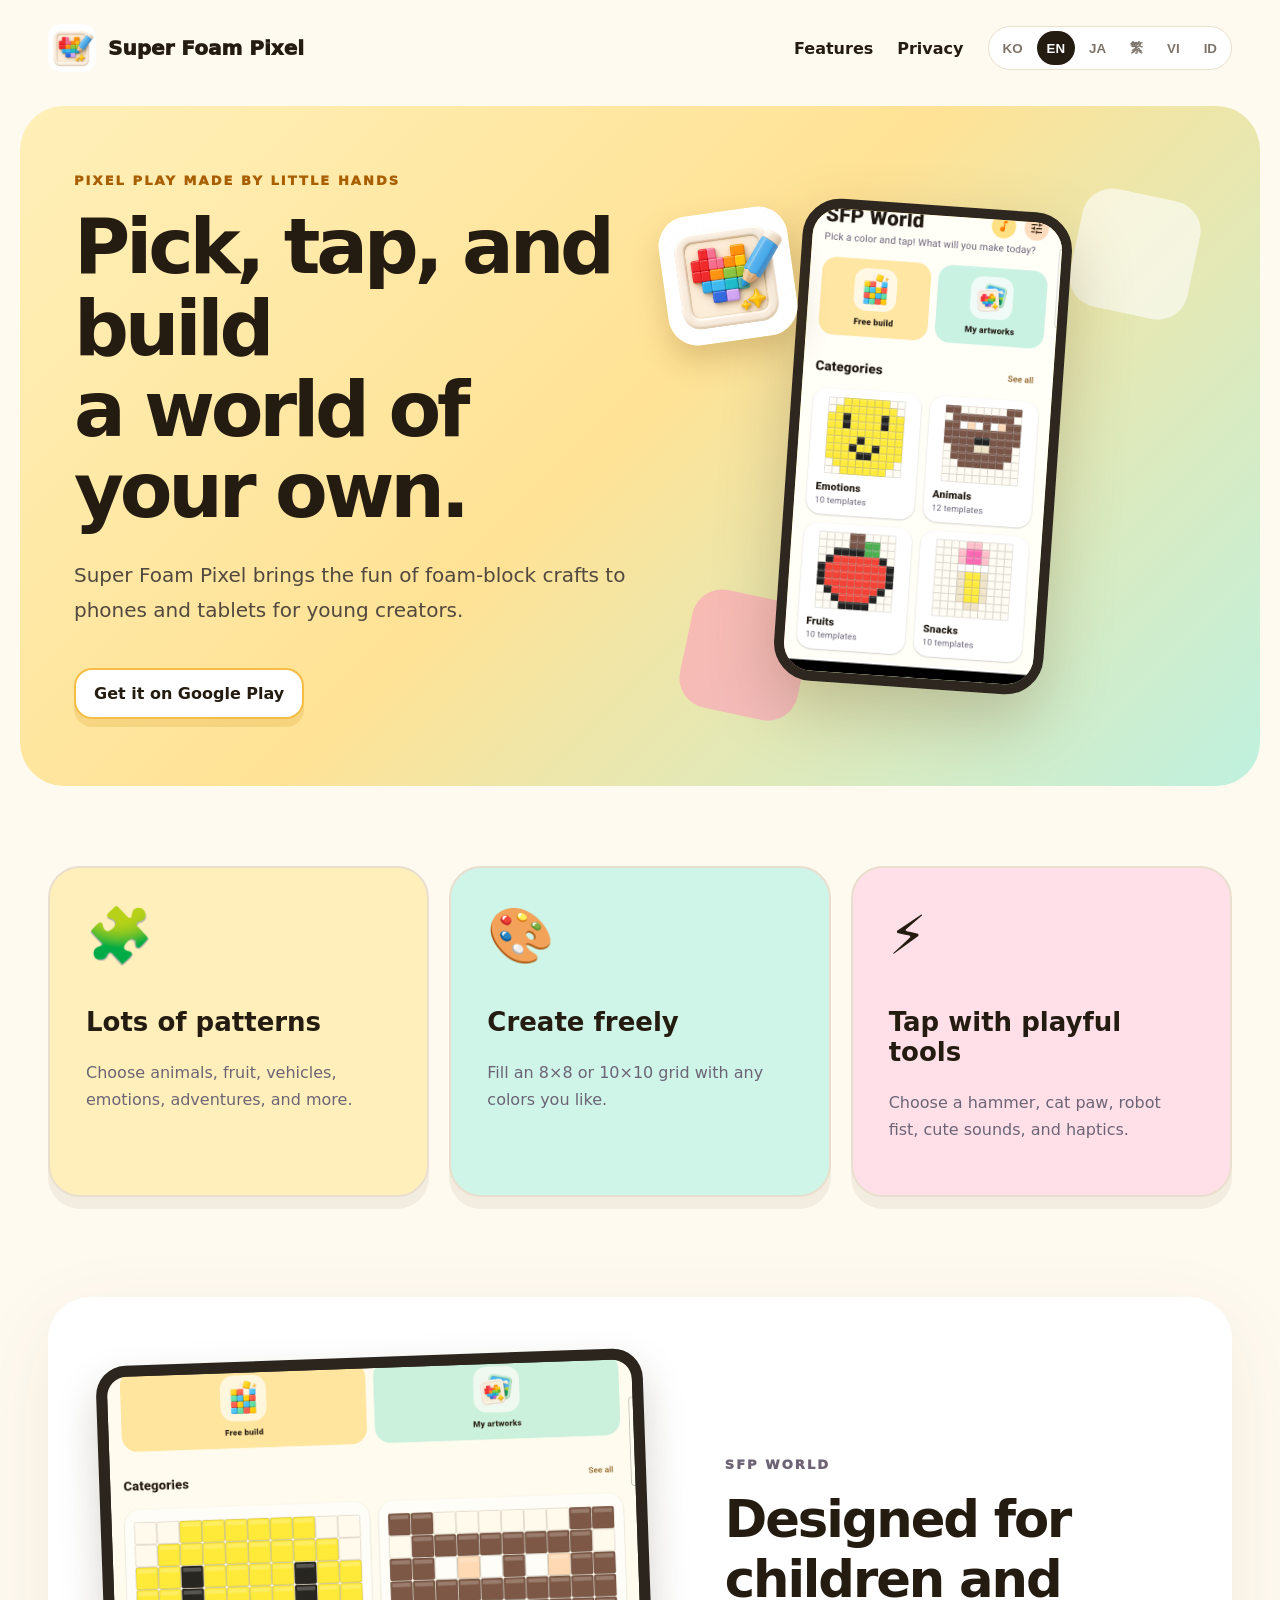
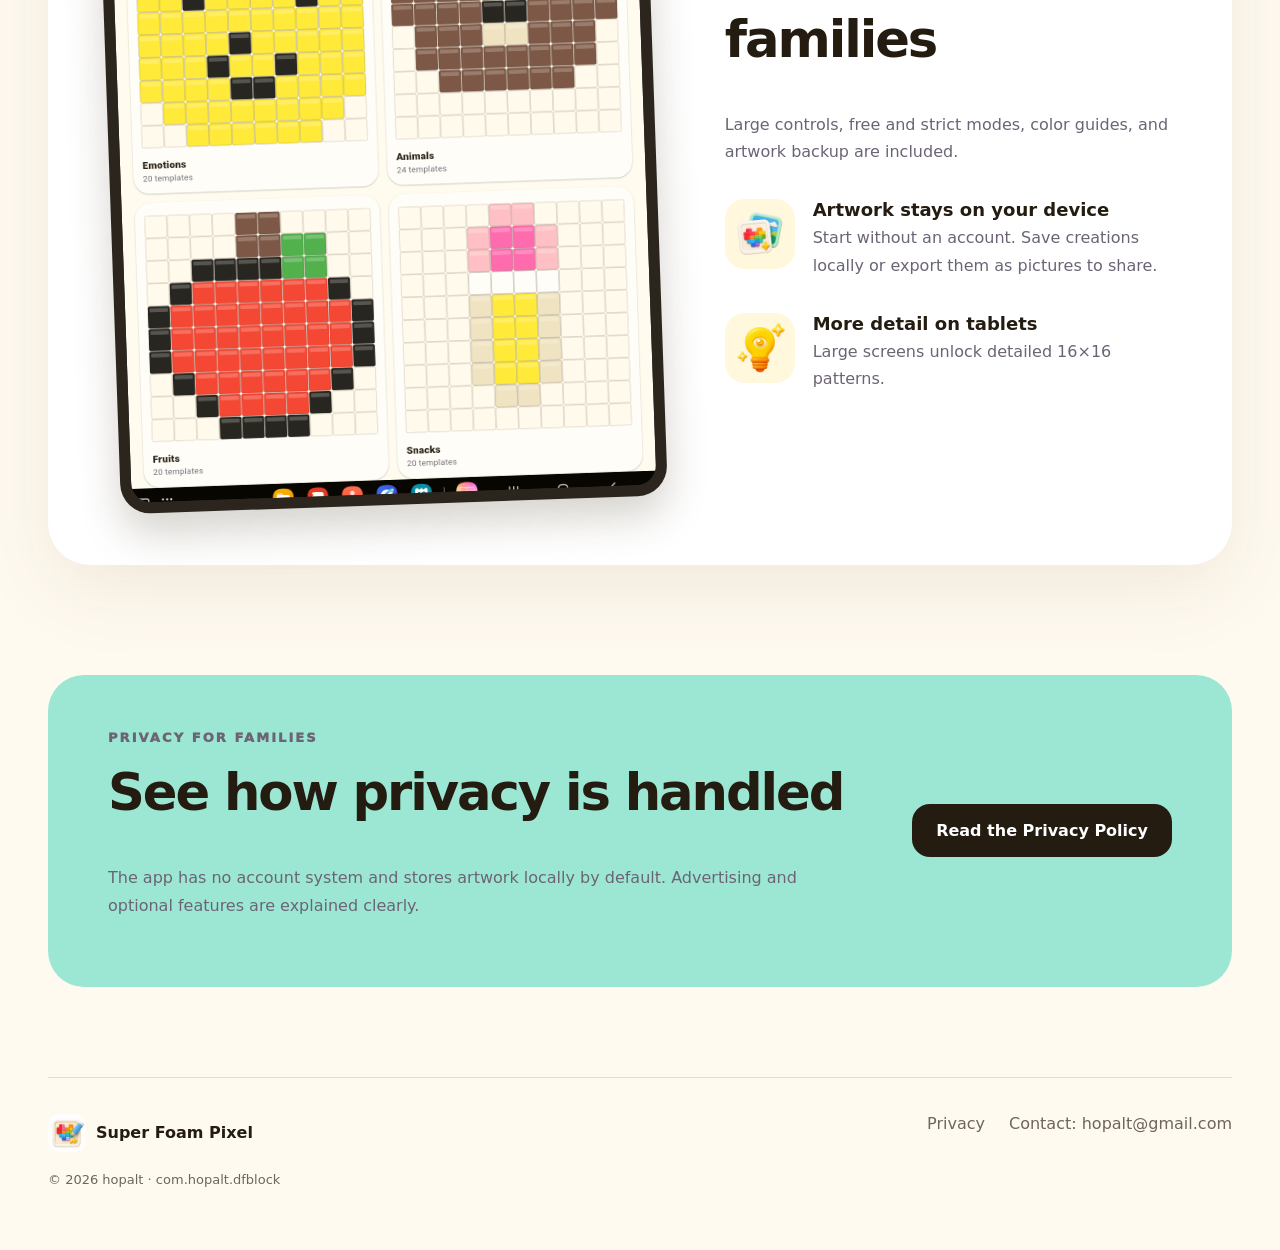
<file: index.html>
<!doctype html>
<html lang="ko">
<head>
  <meta charset="utf-8">
  <meta name="viewport" content="width=device-width, initial-scale=1">
  <meta name="description" content="Super Foam Pixel - 아이를 위한 알록달록 픽셀 블록 놀이">
  <meta property="og:title" content="Super Foam Pixel">
  <meta property="og:description" content="Pick colors, tap blocks, and build your own pixel world.">
  <meta property="og:image" content="og.png">
  <title>Super Foam Pixel | SFP World</title>
  <link rel="icon" href="assets/app-icon.png">
  <link rel="stylesheet" href="styles.css">
  <link rel="stylesheet" href="language-picker.css">
  <script src="translations.js" defer></script>
  <script src="app.js" defer></script>
</head>
<body data-page="home">
  <header class="site-header">
    <a class="brand" href="#top" aria-label="Super Foam Pixel home"><img src="assets/app-icon.png" alt=""><span>Super Foam Pixel</span></a>
    <nav><a href="#features" data-i18n="navFeatures"></a><a class="privacy-link" href="privacy/" data-i18n="navPrivacy"></a><div class="language-picker" aria-label="Language"><button data-lang="ko">KO</button><button data-lang="en">EN</button><button data-lang="ja">JA</button><button data-lang="zh-Hant">繁</button><button data-lang="vi">VI</button><button data-lang="id">ID</button></div></nav>
  </header>
  <main>
    <section class="hero" id="top">
      <div class="hero-copy"><p class="eyebrow" data-i18n="eyebrow"></p><h1 data-i18n="title"></h1><p class="hero-intro" data-i18n="intro"></p><a class="coming-soon" href="https://play.google.com/store/apps/details?id=com.hopalt.dfblock" target="_blank" rel="noopener noreferrer" data-store-link></a></div>
      <div class="hero-art" aria-label="Super Foam Pixel app preview"><div class="pixel-cloud cloud-one"></div><div class="pixel-cloud cloud-two"></div><img id="phone-preview" class="phone-shot" src="assets/app-home-phone-ko.png" alt="Super Foam Pixel home screen"><img class="hero-icon" src="assets/app-icon.png" alt=""></div>
    </section>
    <section class="features" id="features">
      <article class="feature-card yellow"><span>🧩</span><h2 data-i18n="templates"></h2><p data-i18n="templatesBody"></p></article>
      <article class="feature-card mint"><span>🎨</span><h2 data-i18n="free"></h2><p data-i18n="freeBody"></p></article>
      <article class="feature-card pink"><span>⚡</span><h2 data-i18n="impact"></h2><p data-i18n="impactBody"></p></article>
    </section>
    <section class="family-section">
      <div class="tablet-frame"><img id="tablet-preview" src="assets/app-home-tablet-ko.png" alt="Super Foam Pixel tablet home screen"></div>
      <div class="family-copy"><p class="eyebrow">SFP WORLD</p><h2 data-i18n="family"></h2><p data-i18n="familyBody"></p><div class="mini-features"><article><img src="assets/gallery.png" alt=""><div><h3 data-i18n="local"></h3><p data-i18n="localBody"></p></div></article><article><img src="assets/hint.png" alt=""><div><h3 data-i18n="tablet"></h3><p data-i18n="tabletBody"></p></div></article></div></div>
    </section>
    <section class="privacy-card"><div><p class="eyebrow">PRIVACY FOR FAMILIES</p><h2 data-i18n="privacy"></h2><p data-i18n="privacyBody"></p></div><a class="primary-button privacy-link" href="privacy/" data-i18n="privacyButton"></a></section>
  </main>
  <footer><div class="footer-brand"><img src="assets/app-icon.png" alt=""><strong>Super Foam Pixel</strong></div><div><a class="privacy-link" href="privacy/" data-i18n="navPrivacy"></a><a href="mailto:hopalt@gmail.com"><span data-i18n="contact"></span>: hopalt@gmail.com</a></div><p>© 2026 hopalt · com.hopalt.dfblock</p></footer>
</body>
</html>
</file>
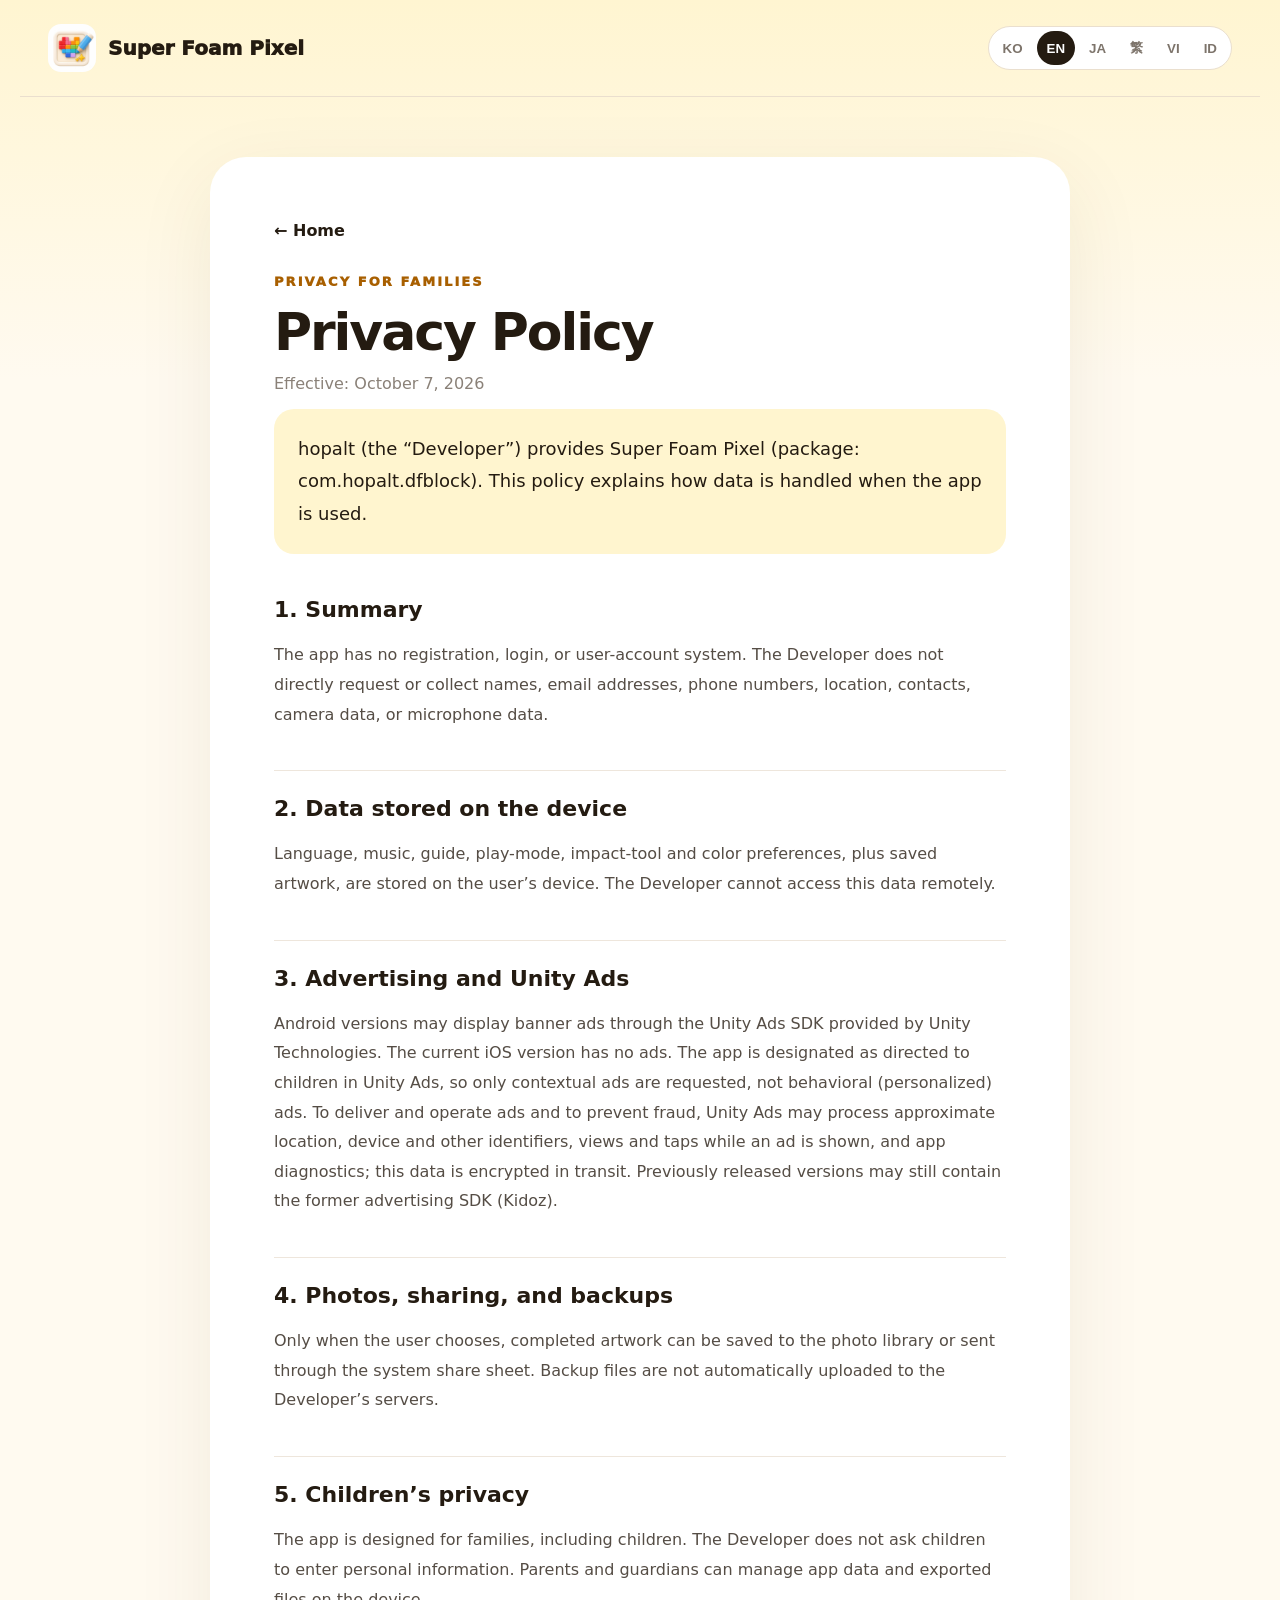
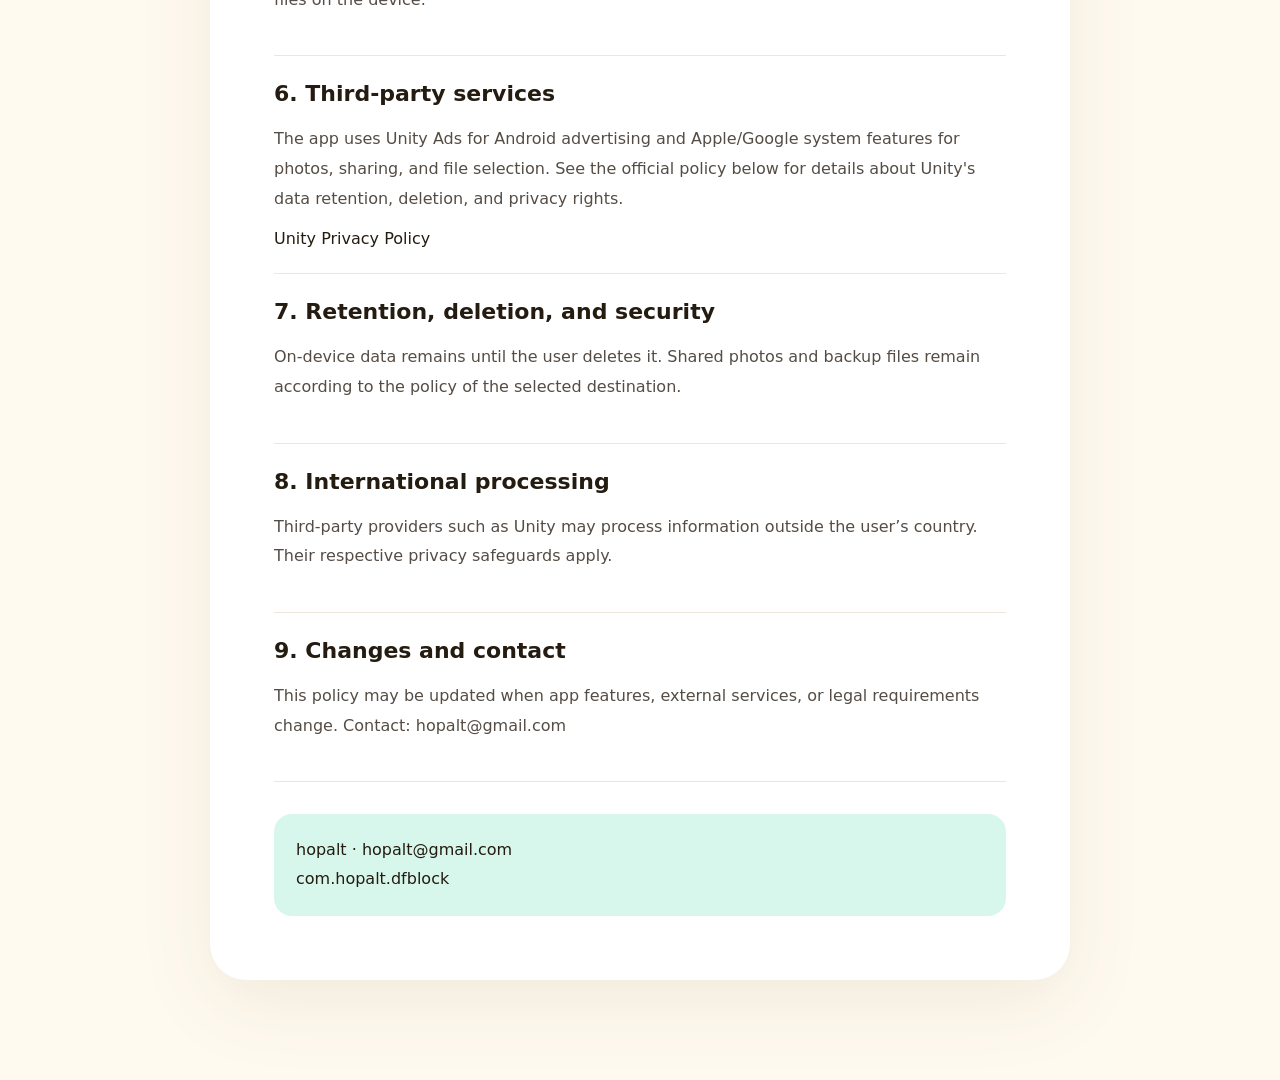
<file: privacy/index.html>
<!doctype html>
<html lang="ko">
<head>
  <meta charset="utf-8">
  <meta name="viewport" content="width=device-width, initial-scale=1">
  <meta name="description" content="Super Foam Pixel 개인정보처리방침">
  <title>Privacy Policy | Super Foam Pixel</title>
  <link rel="icon" href="../assets/app-icon.png">
  <link rel="stylesheet" href="../styles.css">
  <link rel="stylesheet" href="../language-picker.css">
  <script src="../translations.js" defer></script>
  <script src="../app.js" defer></script>
</head>
<body class="policy-page" data-page="privacy">
  <header class="policy-header"><a class="brand home-link" href="../"><img src="../assets/app-icon.png" alt=""><span>Super Foam Pixel</span></a><div class="language-picker" aria-label="Language"><button data-lang="ko">KO</button><button data-lang="en">EN</button><button data-lang="ja">JA</button><button data-lang="zh-Hant">繁</button><button data-lang="vi">VI</button><button data-lang="id">ID</button></div></header>
  <main><article class="policy-document"><a class="back-link home-link" href="../">← <span data-i18n="back"></span></a><p class="eyebrow">PRIVACY FOR FAMILIES</p><h1 data-i18n="policyTitle"></h1><p class="effective" data-i18n="updated"></p><p class="policy-intro" data-i18n="policyIntro"></p><div id="policy-sections"></div><div class="contact-box">hopalt · <a href="mailto:hopalt@gmail.com">hopalt@gmail.com</a><br>com.hopalt.dfblock</div></article></main>
</body>
</html>
</file>
<file: styles.css>
:root{--ink:#241b11;--muted:#6c6475;--cream:#fffaf0;--mint:#9be7d3}*{box-sizing:border-box}html{scroll-behavior:smooth}body{margin:0;color:var(--ink);background:var(--cream);font-family:ui-rounded,"SF Pro Rounded","Apple SD Gothic Neo","Noto Sans KR","Noto Sans JP",system-ui,sans-serif}a{color:inherit;text-decoration:none}.site-header,.policy-header{max-width:1240px;margin:auto;padding:24px 28px;display:flex;align-items:center;justify-content:space-between;gap:24px}.brand{display:flex;align-items:center;gap:12px;font-weight:950;font-size:20px}.brand img{width:48px;height:48px;border-radius:13px}nav{display:flex;align-items:center;gap:24px;font-weight:750}.language-picker{display:flex;gap:4px;background:#fff;padding:4px;border:1px solid #eadfce;border-radius:999px}.language-picker button{border:0;background:transparent;padding:8px 10px;border-radius:999px;font-weight:850;cursor:pointer;color:#7d746b}.language-picker button.active{background:var(--ink);color:#fff}.hero{max-width:1240px;margin:10px auto 80px;min-height:640px;padding:60px 54px;display:grid;grid-template-columns:1fr 1fr;align-items:center;border-radius:44px;overflow:hidden;background:linear-gradient(135deg,#fff0b9 0%,#ffe295 48%,#bff1df 100%);position:relative}.hero-copy{z-index:2}.eyebrow{color:#a85f00;font-size:13px;letter-spacing:.16em;font-weight:950;text-transform:uppercase}h1,h2,h3,p{margin-top:0}.hero h1{white-space:pre-line;font-size:clamp(44px,6vw,78px);line-height:1.06;letter-spacing:-.055em;margin:18px 0 26px}html[lang=ja] .hero h1{font-size:clamp(42px,4.6vw,60px);line-height:1.12;letter-spacing:-.04em}.hero-intro{max-width:600px;font-size:20px;line-height:1.75;color:#51483f}.coming-soon{display:inline-flex;margin-top:20px;padding:14px 18px;background:#fff;border:2px solid #f5bd45;border-radius:18px;font-weight:850;box-shadow:0 8px 0 #e4b54c55}.hero-art{height:560px;position:relative;display:flex;justify-content:center;align-items:center}.phone-shot{width:270px;max-height:545px;object-fit:cover;object-position:top;border:10px solid #2e271f;border-radius:38px;box-shadow:0 28px 65px #654a2745;transform:rotate(4deg);z-index:2}.hero-icon{width:130px;height:130px;border-radius:30px;position:absolute;left:4%;top:8%;z-index:3;box-shadow:0 15px 30px #7b561f40;transform:rotate(-8deg)}.pixel-cloud{position:absolute;width:120px;height:120px;background:#fff9;border-radius:30px;transform:rotate(12deg)}.cloud-one{right:2%;top:5%}.cloud-two{left:8%;bottom:2%;background:#ff9ebc99}.features{max-width:1240px;margin:0 auto 100px;padding:0 28px;display:grid;grid-template-columns:repeat(3,1fr);gap:20px}.feature-card{min-height:300px;padding:36px;border-radius:32px;border:2px solid #eadfce;box-shadow:0 12px 0 #5f482013}.feature-card span{font-size:54px;display:block;margin-bottom:40px}.feature-card h2{font-size:26px}.feature-card p,.family-copy>p,.mini-features p,.privacy-card p{color:var(--muted);line-height:1.7}.feature-card.yellow{background:#fff0bb}.feature-card.mint{background:#cef5e7}.feature-card.pink{background:#ffe0e8}.family-section{max-width:1184px;margin:0 auto 110px;padding:60px;background:#fff;border-radius:42px;display:grid;grid-template-columns:1.1fr .9fr;gap:70px;align-items:center;box-shadow:0 24px 80px #50390c16}.tablet-frame{background:#2b251e;border-radius:30px;padding:11px;transform:rotate(-2deg);box-shadow:0 20px 40px #39291035}.tablet-frame img{display:block;width:100%;border-radius:20px}.family-copy h2,.privacy-card h2{font-size:clamp(34px,4vw,54px);letter-spacing:-.04em}.mini-features{margin-top:34px;display:grid;gap:18px}.mini-features article{display:flex;gap:18px;align-items:flex-start}.mini-features img{width:70px;height:70px;object-fit:contain;background:#fff8dc;border-radius:20px;padding:7px}.mini-features h3{margin-bottom:4px;font-size:18px}.privacy-card{max-width:1184px;margin:0 auto 90px;padding:52px 60px;border-radius:36px;background:var(--mint);display:flex;align-items:center;justify-content:space-between;gap:50px}.privacy-card>div{max-width:760px}.primary-button{flex:none;padding:17px 24px;border-radius:18px;background:var(--ink);color:#fff;font-weight:900}footer{max-width:1184px;margin:auto;border-top:1px solid #e8ddcb;padding:36px 0 50px;display:grid;grid-template-columns:1fr auto;gap:20px;color:#6e655c}footer>div:nth-child(2){display:flex;gap:24px}footer>p{grid-column:1/-1;font-size:13px}.footer-brand{display:flex;align-items:center;gap:10px;color:var(--ink)}.footer-brand img{width:38px;height:38px;border-radius:10px}.policy-page{min-height:100vh;background:linear-gradient(180deg,#fff5d1 0,#fffaf0 380px)}.policy-header{border-bottom:1px solid #eadfce}.policy-document{max-width:860px;margin:60px auto 100px;padding:64px;background:#fff;border-radius:36px;box-shadow:0 24px 80px #50390c15}.policy-document h1{font-size:52px;letter-spacing:-.04em;margin:12px 0}.effective{color:#8a8178}.policy-intro{font-size:18px;line-height:1.8;padding:24px;border-radius:20px;background:#fff5cf}.policy-document section{padding:25px 0;border-bottom:1px solid #eee6dc}.policy-document section h2{font-size:22px}.policy-document section p{line-height:1.85;color:#554d45}.back-link{display:inline-block;margin-bottom:34px;font-weight:800}.contact-box{margin-top:32px;padding:22px;border-radius:18px;background:#d8f7ec;line-height:1.8}@media(max-width:800px){.site-header{align-items:flex-start}.site-header nav>a{display:none}.brand span{font-size:16px}.hero{margin:0 14px 60px;padding:42px 26px;grid-template-columns:1fr}.hero-art{height:470px}.hero-icon{width:92px;height:92px}.features{grid-template-columns:1fr}.family-section{margin:0 14px 70px;padding:28px;grid-template-columns:1fr}.privacy-card{margin:0 14px 70px;padding:34px;display:block}.primary-button{display:inline-block;margin-top:18px}footer{margin:0 22px;grid-template-columns:1fr}footer>div:nth-child(2){flex-direction:column;gap:10px}.policy-document{margin:30px 14px;padding:28px}.policy-document h1{font-size:38px}.policy-header{padding:18px 16px}}
</file>
<file: language-picker.css>
.language-picker {
  flex-wrap: wrap;
  justify-content: center;
  border-radius: 22px;
}

@media (max-width: 800px) {
  .site-header,
  .policy-header {
    flex-direction: column;
    align-items: stretch;
  }

  .language-picker {
    width: 100%;
    max-width: none;
  }

  .hero-copy,
  .policy-document,
  .policy-document p,
  .coming-soon {
    min-width: 0;
    overflow-wrap: anywhere;
  }

  .coming-soon {
    display: flex;
  }
}
</file>
